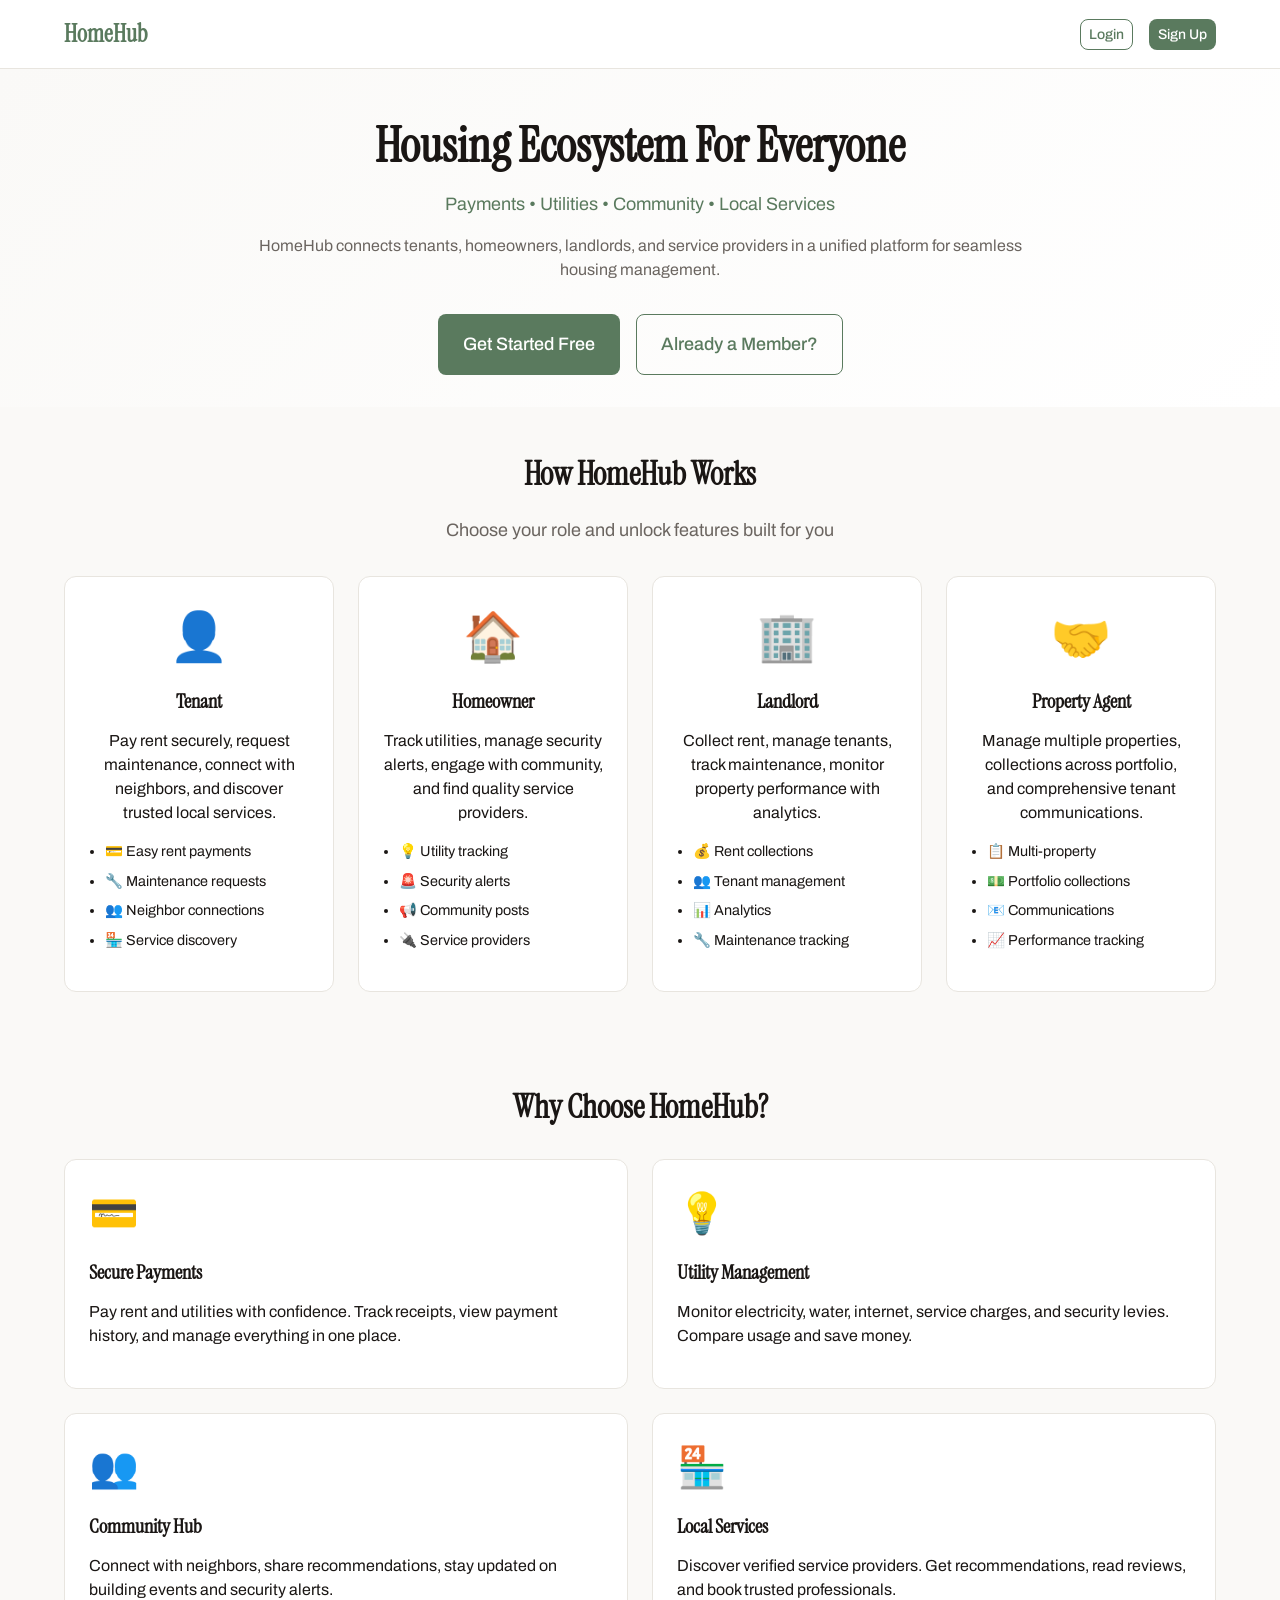
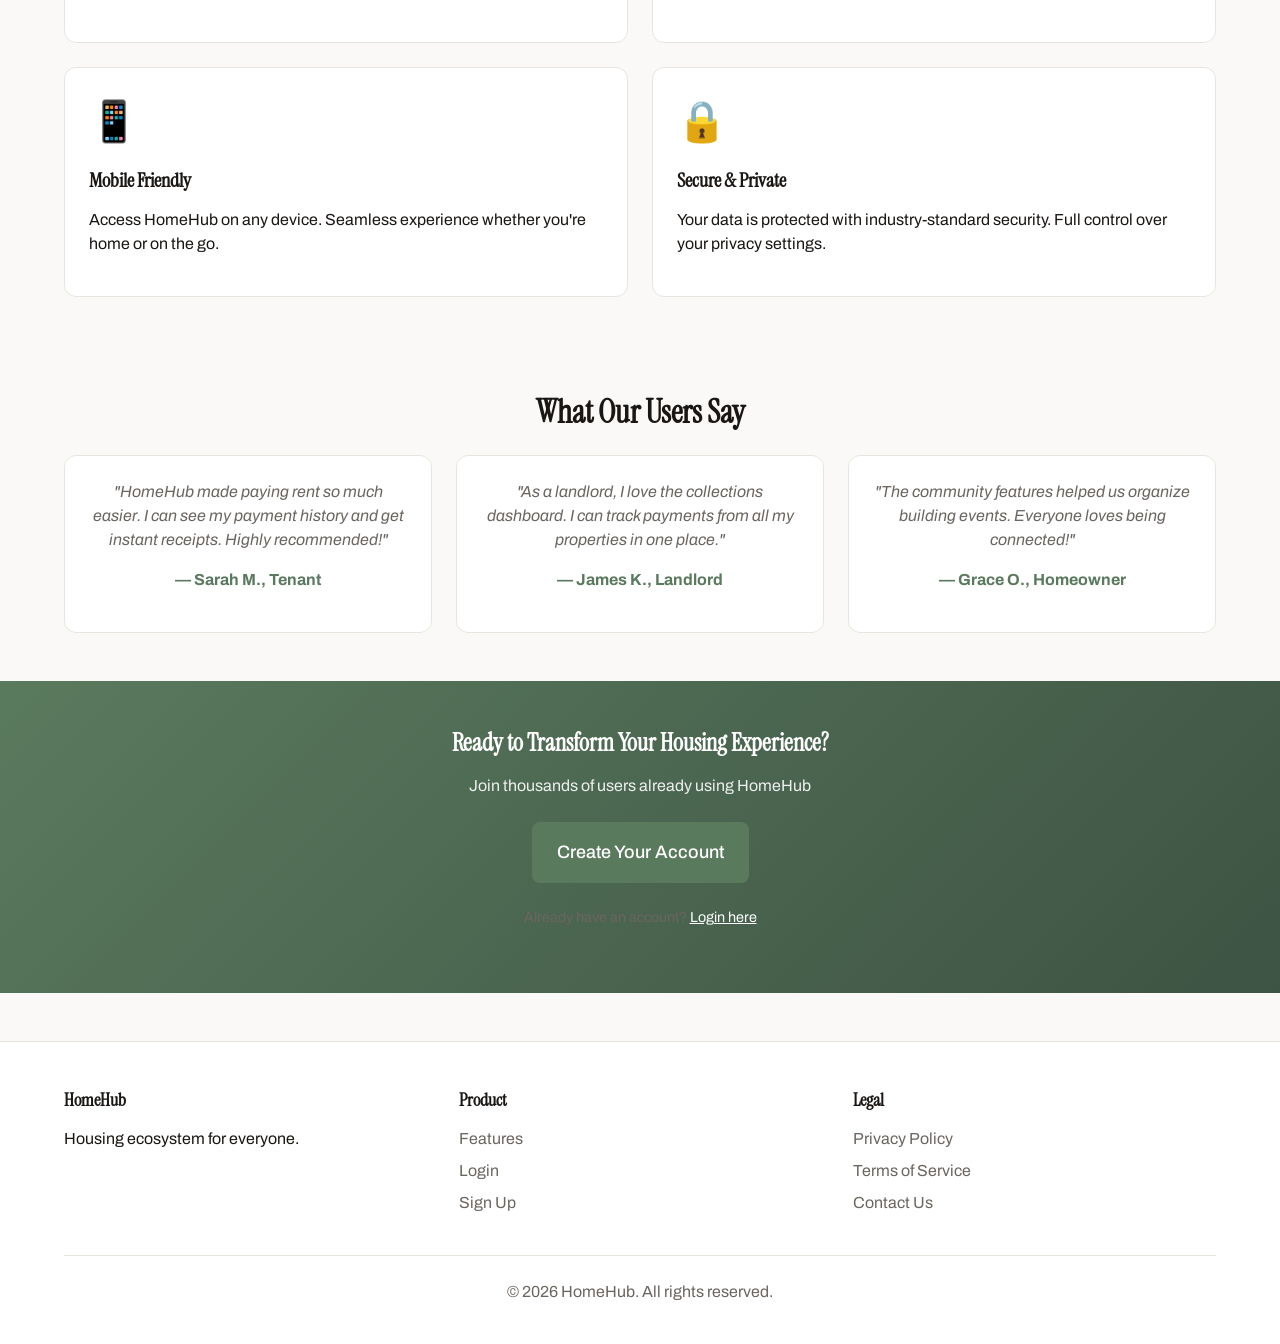
<file: index.html>
<!DOCTYPE html>
<html lang="en">
<head>
    <meta charset="UTF-8">
    <meta name="viewport" content="width=device-width, initial-scale=1.0">
    <meta name="description" content="HomeHub - Housing Ecosystem for Payments, Utilities, Community & Local Services">
    <title>HomeHub - Housing Ecosystem</title>
    <link rel="stylesheet" href="styles.css">
    <link rel="preconnect" href="https://fonts.googleapis.com">
    <link rel="preconnect" href="https://fonts.gstatic.com" crossorigin>
    <link href="https://fonts.googleapis.com/css2?family=Archivo:wght@300;400;500;700&family=Instrument+Serif&display=swap" rel="stylesheet">
</head>
<body>
    <div id="root">
        <!-- Top Navigation -->
        <nav class="top-nav">
            <div class="container" style="display: flex; justify-content: space-between; align-items: center;">
                <div class="logo-brand">HomeHub</div>
                <div class="nav-actions flex gap-md">
                    <a href="login.html" class="btn btn-secondary btn-small">Login</a>
                    <a href="signup.html" class="btn btn-primary btn-small">Sign Up</a>
                </div>
            </div>
        </nav>

        <!-- Hero Section -->
        <section class="hero-section">
            <div class="container">
                <div class="hero-content text-center">
                    <h1 class="hero-title">Housing Ecosystem For Everyone</h1>
                    <p class="hero-subtitle">
                        Payments • Utilities • Community • Local Services
                    </p>
                    <p class="hero-description">
                        HomeHub connects tenants, homeowners, landlords, and service providers
                        in a unified platform for seamless housing management.
                    </p>
                    
                    <div class="cta-buttons">
                        <a href="signup.html" class="btn btn-primary btn-large">Get Started Free</a>
                        <a href="login.html" class="btn btn-secondary btn-large">Already a Member?</a>
                    </div>
                </div>
            </div>
        </section>

        <!-- How It Works -->
        <section class="how-it-works">
            <div class="container">
                <h2 class="section-title text-center">How HomeHub Works</h2>
                <p class="section-subtitle text-center">Choose your role and unlock features built for you</p>
                
                <div class="grid grid-4">
                    <!-- Tenant -->
                    <div class="feature-card">
                        <div class="feature-icon">👤</div>
                        <h3>Tenant</h3>
                        <p>Pay rent securely, request maintenance, connect with neighbors, and discover trusted local services.</p>
                        <ul style="text-align: left; font-size: 0.9em;">
                            <li>💳 Easy rent payments</li>
                            <li>🔧 Maintenance requests</li>
                            <li>👥 Neighbor connections</li>
                            <li>🏪 Service discovery</li>
                        </ul>
                    </div>

                    <!-- Homeowner -->
                    <div class="feature-card">
                        <div class="feature-icon">🏠</div>
                        <h3>Homeowner</h3>
                        <p>Track utilities, manage security alerts, engage with community, and find quality service providers.</p>
                        <ul style="text-align: left; font-size: 0.9em;">
                            <li>💡 Utility tracking</li>
                            <li>🚨 Security alerts</li>
                            <li>📢 Community posts</li>
                            <li>🔌 Service providers</li>
                        </ul>
                    </div>

                    <!-- Landlord -->
                    <div class="feature-card">
                        <div class="feature-icon">🏢</div>
                        <h3>Landlord</h3>
                        <p>Collect rent, manage tenants, track maintenance, monitor property performance with analytics.</p>
                        <ul style="text-align: left; font-size: 0.9em;">
                            <li>💰 Rent collections</li>
                            <li>👥 Tenant management</li>
                            <li>📊 Analytics</li>
                            <li>🔧 Maintenance tracking</li>
                        </ul>
                    </div>

                    <!-- Agent -->
                    <div class="feature-card">
                        <div class="feature-icon">🤝</div>
                        <h3>Property Agent</h3>
                        <p>Manage multiple properties, collections across portfolio, and comprehensive tenant communications.</p>
                        <ul style="text-align: left; font-size: 0.9em;">
                            <li>📋 Multi-property</li>
                            <li>💵 Portfolio collections</li>
                            <li>📧 Communications</li>
                            <li>📈 Performance tracking</li>
                        </ul>
                    </div>
                </div>
            </div>
        </section>

        <!-- Features -->
        <section class="features-section">
            <div class="container">
                <h2 class="section-title text-center">Why Choose HomeHub?</h2>
                
                <div class="grid grid-2 gap-lg" style="margin-top: var(--spacing-xl);">
                    <!-- Feature 1 -->
                    <div class="feature-highlight">
                        <div class="feature-number">💳</div>
                        <h3>Secure Payments</h3>
                        <p>Pay rent and utilities with confidence. Track receipts, view payment history, and manage everything in one place.</p>
                    </div>

                    <!-- Feature 2 -->
                    <div class="feature-highlight">
                        <div class="feature-number">💡</div>
                        <h3>Utility Management</h3>
                        <p>Monitor electricity, water, internet, service charges, and security levies. Compare usage and save money.</p>
                    </div>

                    <!-- Feature 3 -->
                    <div class="feature-highlight">
                        <div class="feature-number">👥</div>
                        <h3>Community Hub</h3>
                        <p>Connect with neighbors, share recommendations, stay updated on building events and security alerts.</p>
                    </div>

                    <!-- Feature 4 -->
                    <div class="feature-highlight">
                        <div class="feature-number">🏪</div>
                        <h3>Local Services</h3>
                        <p>Discover verified service providers. Get recommendations, read reviews, and book trusted professionals.</p>
                    </div>

                    <!-- Feature 5 -->
                    <div class="feature-highlight">
                        <div class="feature-number">📱</div>
                        <h3>Mobile Friendly</h3>
                        <p>Access HomeHub on any device. Seamless experience whether you're home or on the go.</p>
                    </div>

                    <!-- Feature 6 -->
                    <div class="feature-highlight">
                        <div class="feature-number">🔒</div>
                        <h3>Secure & Private</h3>
                        <p>Your data is protected with industry-standard security. Full control over your privacy settings.</p>
                    </div>
                </div>
            </div>
        </section>

        <!-- Testimonials -->
        <section class="testimonials-section">
            <div class="container">
                <h2 class="section-title text-center">What Our Users Say</h2>
                
                <div class="grid grid-3 gap-lg">
                    <div class="testimonial-card">
                        <p class="testimonial-text">"HomeHub made paying rent so much easier. I can see my payment history and get instant receipts. Highly recommended!"</p>
                        <p class="testimonial-author">— Sarah M., Tenant</p>
                    </div>

                    <div class="testimonial-card">
                        <p class="testimonial-text">"As a landlord, I love the collections dashboard. I can track payments from all my properties in one place."</p>
                        <p class="testimonial-author">— James K., Landlord</p>
                    </div>

                    <div class="testimonial-card">
                        <p class="testimonial-text">"The community features helped us organize building events. Everyone loves being connected!"</p>
                        <p class="testimonial-author">— Grace O., Homeowner</p>
                    </div>
                </div>
            </div>
        </section>

        <!-- CTA Section -->
        <section class="cta-final-section">
            <div class="container text-center">
                <h2>Ready to Transform Your Housing Experience?</h2>
                <p>Join thousands of users already using HomeHub</p>
                <div class="cta-buttons" style="margin-top: var(--spacing-lg);">
                    <a href="signup.html" class="btn btn-primary btn-large">Create Your Account</a>
                </div>
                <p class="footer-note" style="margin-top: var(--spacing-lg); font-size: 0.9em; color: var(--color-text-secondary);">
                    Already have an account? <a href="login.html">Login here</a>
                </p>
            </div>
        </section>

        <!-- Footer -->
        <footer class="footer">
            <div class="container">
                <div class="footer-grid">
                    <div class="footer-section">
                        <h4>HomeHub</h4>
                        <p>Housing ecosystem for everyone.</p>
                    </div>
                    <div class="footer-section">
                        <h4>Product</h4>
                        <ul>
                            <li><a href="#features">Features</a></li>
                            <li><a href="login.html">Login</a></li>
                            <li><a href="signup.html">Sign Up</a></li>
                        </ul>
                    </div>
                    <div class="footer-section">
                        <h4>Legal</h4>
                        <ul>
                            <li><a href="#">Privacy Policy</a></li>
                            <li><a href="#">Terms of Service</a></li>
                            <li><a href="#">Contact Us</a></li>
                        </ul>
                    </div>
                </div>
                <div class="footer-bottom">
                    <p>&copy; 2026 HomeHub. All rights reserved.</p>
                </div>
            </div>
        </footer>
    </div>

    <script src="config.js"></script>
    <script>
        // Redirect if already authenticated
        document.addEventListener('DOMContentLoaded', function() {
            const token = localStorage.getItem(API_CONFIG.STORAGE_KEYS.AUTH_TOKEN);
            if (token) {
                const role = localStorage.getItem(API_CONFIG.STORAGE_KEYS.USER_ROLE);
                if (role) {
                    window.location.href = `dashboard-${role}.html`;
                }
            }
        });
    </script>
</body>
</html>
</file>
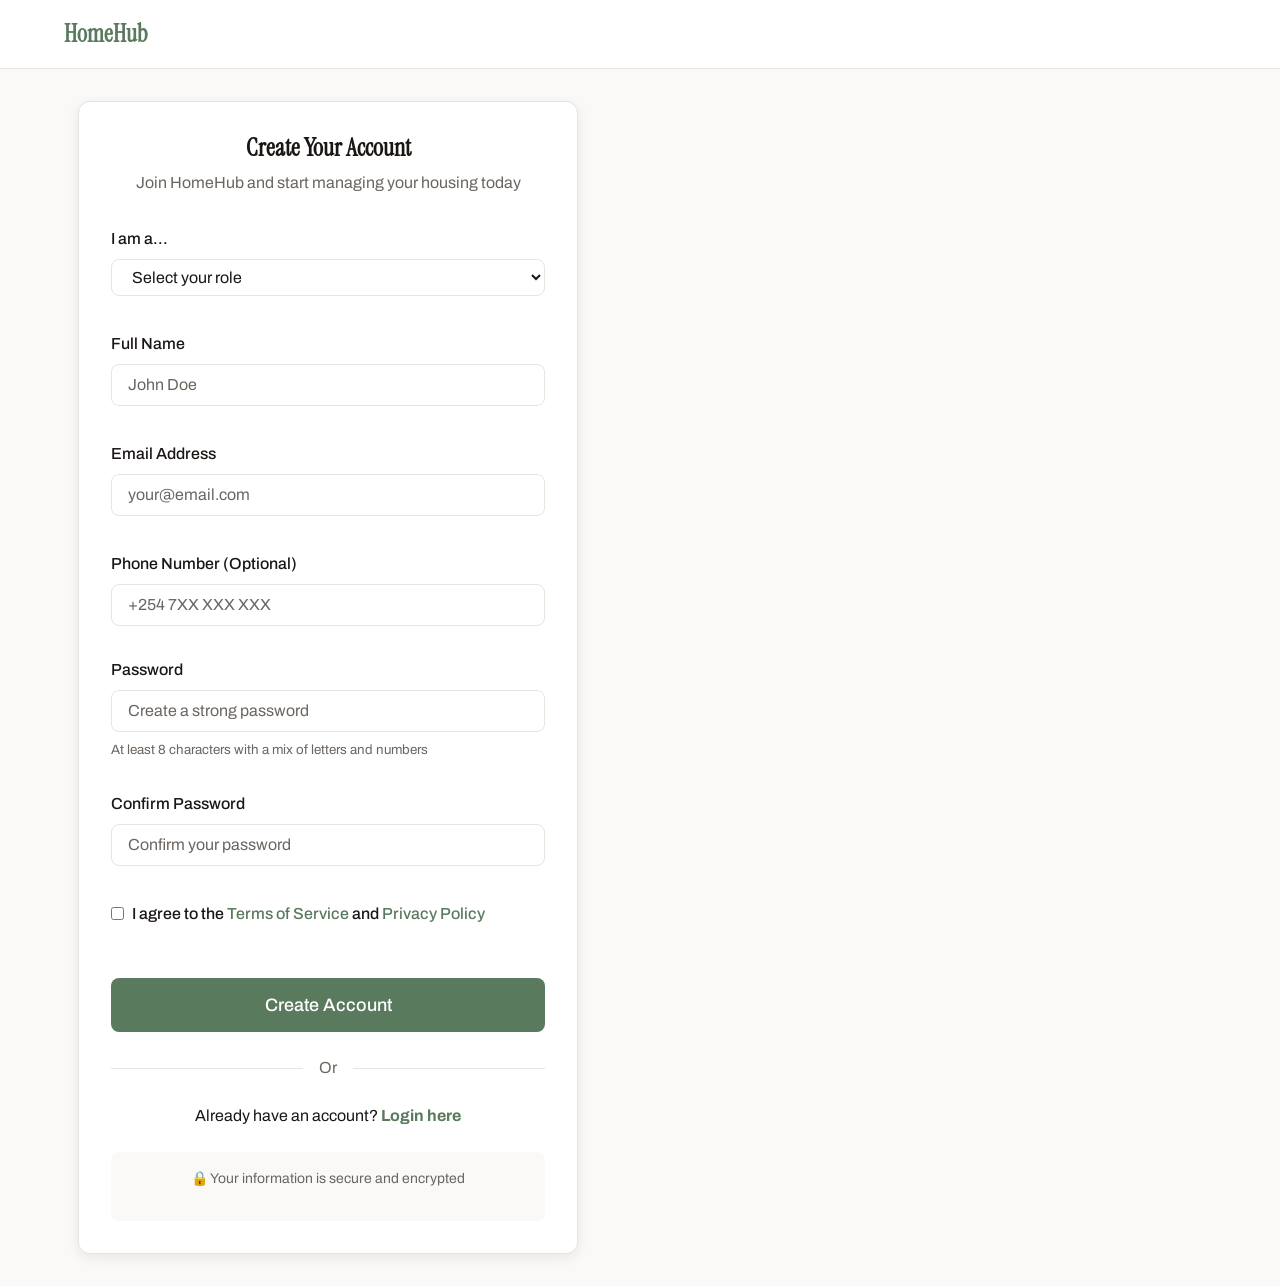
<file: signup.html>
<!DOCTYPE html>
<html lang="en">
<head>
    <meta charset="UTF-8">
    <meta name="viewport" content="width=device-width, initial-scale=1.0">
    <meta name="description" content="Sign up for HomeHub - Housing Ecosystem">
    <title>Sign Up - HomeHub</title>
    <link rel="stylesheet" href="styles.css">
    <link rel="preconnect" href="https://fonts.googleapis.com">
    <link rel="preconnect" href="https://fonts.gstatic.com" crossorigin>
    <link href="https://fonts.googleapis.com/css2?family=Archivo:wght@300;400;500;700&family=Instrument+Serif&display=swap" rel="stylesheet">
</head>
<body>
    <div id="root" class="auth-page">
        <!-- Navigation -->
        <nav class="top-nav">
            <div class="container" style="display: flex; justify-content: space-between; align-items: center;">
                <a href="index.html" class="logo-brand">HomeHub</a>
                <div></div>
            </div>
        </nav>

        <!-- Main Content -->
        <div class="auth-container">
            <div class="auth-card">
                <div class="auth-header">
                    <h1>Create Your Account</h1>
                    <p>Join HomeHub and start managing your housing today</p>
                </div>

                <!-- Signup Form -->
                <form id="signup-form" class="auth-form">
                    <!-- Role Selection -->
                    <div class="form-group">
                        <label for="role">I am a...</label>
                        <select id="role" name="role" required>
                            <option value="">Select your role</option>
                            <option value="tenant">Tenant - Rent a property</option>
                            <option value="homeowner">Homeowner - Own a property</option>
                            <option value="landlord">Landlord - Manage rental properties</option>
                            <option value="agent">Property Agent - Manage multiple properties</option>
                        </select>
                        <span id="role-error" class="form-error"></span>
                    </div>

                    <!-- Role Description -->
                    <div id="role-description" class="alert alert-info" style="margin-bottom: var(--spacing-md); display: none;">
                        <span id="role-desc-text"></span>
                    </div>

                    <!-- Full Name Field -->
                    <div class="form-group">
                        <label for="name">Full Name</label>
                        <input 
                            type="text" 
                            id="name" 
                            name="name" 
                            placeholder="John Doe" 
                            required 
                            autocomplete="name"
                        >
                        <span id="name-error" class="form-error"></span>
                    </div>

                    <!-- Email Field -->
                    <div class="form-group">
                        <label for="email">Email Address</label>
                        <input 
                            type="email" 
                            id="email" 
                            name="email" 
                            placeholder="your@email.com" 
                            required 
                            autocomplete="email"
                        >
                        <span id="email-error" class="form-error"></span>
                    </div>

                    <!-- Phone Field -->
                    <div class="form-group">
                        <label for="phone">Phone Number (Optional)</label>
                        <input 
                            type="tel" 
                            id="phone" 
                            name="phone" 
                            placeholder="+254 7XX XXX XXX" 
                            autocomplete="tel"
                        >
                    </div>

                    <!-- Password Field -->
                    <div class="form-group">
                        <label for="password">Password</label>
                        <input 
                            type="password" 
                            id="password" 
                            name="password" 
                            placeholder="Create a strong password" 
                            required 
                            autocomplete="new-password"
                        >
                        <span id="password-error" class="form-error"></span>
                        <small style="color: var(--color-text-secondary); margin-top: var(--spacing-xs); display: block;">
                            At least 8 characters with a mix of letters and numbers
                        </small>
                    </div>

                    <!-- Confirm Password -->
                    <div class="form-group">
                        <label for="password-confirm">Confirm Password</label>
                        <input 
                            type="password" 
                            id="password-confirm" 
                            name="password-confirm" 
                            placeholder="Confirm your password" 
                            required 
                            autocomplete="new-password"
                        >
                        <span id="password-confirm-error" class="form-error"></span>
                    </div>

                    <!-- Terms & Conditions -->
                    <div class="form-group" style="flex-direction: row; align-items: flex-start;">
                        <input 
                            type="checkbox" 
                            id="terms" 
                            name="terms" 
                            required 
                            style="width: auto; margin-right: var(--spacing-sm); margin-top: 5px;"
                        >
                        <label for="terms" style="margin-bottom: 0;">
                            I agree to the <a href="#" class="text-accent">Terms of Service</a> and 
                            <a href="#" class="text-accent">Privacy Policy</a>
                        </label>
                    </div>
                    <span id="terms-error" class="form-error"></span>

                    <!-- Form Error Alert -->
                    <div id="form-error-alert" class="alert alert-error hidden" style="margin-bottom: var(--spacing-md);">
                        <span id="form-error-message"></span>
                    </div>

                    <!-- Submit Button -->
                    <button type="submit" class="btn btn-primary btn-full btn-large" id="submit-btn">
                        <span id="submit-text">Create Account</span>
                        <span id="submit-spinner" class="spinner" style="display: none; margin-left: var(--spacing-sm);"></span>
                    </button>
                </form>

                <!-- Divider -->
                <div class="auth-divider">
                    <span>Or</span>
                </div>

                <!-- Login Link -->
                <div class="auth-footer">
                    <p>Already have an account? 
                        <a href="login.html" class="text-accent text-bold">Login here</a>
                    </p>
                </div>

                <!-- Security Note -->
                <div class="auth-security-note">
                    <p>🔒 Your information is secure and encrypted</p>
                </div>
            </div>
        </div>
    </div>

    <!-- Scripts -->
    <script src="config.js"></script>
    <script src="auth.js"></script>
    <script>
        document.addEventListener('DOMContentLoaded', function() {
            // Redirect if already authenticated
            const token = localStorage.getItem(API_CONFIG.STORAGE_KEYS.AUTH_TOKEN);
            if (token) {
                const role = localStorage.getItem(API_CONFIG.STORAGE_KEYS.USER_ROLE);
                if (role) {
                    window.location.href = `dashboard-${role}.html`;
                    return;
                }
            }

            // Role descriptions
            const roleDescriptions = {
                tenant: '👤 Tenants can pay rent, request maintenance, connect with neighbors, and discover local services.',
                homeowner: '🏠 Homeowners can track utilities, manage security alerts, engage with community, and find service providers.',
                landlord: '🏢 Landlords can collect rent, manage tenants, track maintenance, and view property analytics.',
                agent: '🤝 Property agents can manage multiple properties, track collections, and monitor tenant communications.'
            };

            const roleSelect = document.getElementById('role');
            const roleDescription = document.getElementById('role-description');
            const roleDescText = document.getElementById('role-desc-text');

            // Update role description on change
            roleSelect.addEventListener('change', function() {
                if (this.value && roleDescriptions[this.value]) {
                    roleDescText.textContent = roleDescriptions[this.value];
                    roleDescription.style.display = 'block';
                } else {
                    roleDescription.style.display = 'none';
                }
            });

            // Handle signup form
            const signupForm = document.getElementById('signup-form');
            const submitBtn = document.getElementById('submit-btn');
            const formErrorAlert = document.getElementById('form-error-alert');
            const formErrorMessage = document.getElementById('form-error-message');

            signupForm.addEventListener('submit', async function(event) {
                event.preventDefault();

                // Clear previous errors
                formErrorAlert.classList.add('hidden');
                document.querySelectorAll('.form-error').forEach(el => el.textContent = '');

                // Get form values
                const role = document.getElementById('role').value.trim();
                const name = document.getElementById('name').value.trim();
                const email = document.getElementById('email').value.trim();
                const phone = document.getElementById('phone').value.trim();
                const password = document.getElementById('password').value;
                const passwordConfirm = document.getElementById('password-confirm').value;
                const termsAccepted = document.getElementById('terms').checked;

                // Validation
                let hasErrors = false;

                if (!role) {
                    document.getElementById('role-error').textContent = 'Please select your role';
                    hasErrors = true;
                }

                if (!name || name.length < 2) {
                    document.getElementById('name-error').textContent = 'Please enter a valid name';
                    hasErrors = true;
                }

                if (!email || !email.includes('@')) {
                    document.getElementById('email-error').textContent = 'Please enter a valid email';
                    hasErrors = true;
                }

                if (!password || password.length < 8) {
                    document.getElementById('password-error').textContent = 'Password must be at least 8 characters';
                    hasErrors = true;
                }

                if (password !== passwordConfirm) {
                    document.getElementById('password-confirm-error').textContent = 'Passwords do not match';
                    hasErrors = true;
                }

                if (!termsAccepted) {
                    document.getElementById('terms-error').textContent = 'You must agree to the terms';
                    hasErrors = true;
                }

                if (hasErrors) {
                    return;
                }

                // Show loading state
                submitBtn.disabled = true;
                document.getElementById('submit-text').style.display = 'none';
                document.getElementById('submit-spinner').style.display = 'inline-block';

                try {
                    const success = await handleSignup(role, name, email, password, phone);
                    if (success) {
                        // Redirect is handled in handleSignup
                    } else {
                        formErrorMessage.textContent = 'Signup failed. Please try again or contact support.';
                        formErrorAlert.classList.remove('hidden');
                        submitBtn.disabled = false;
                        document.getElementById('submit-text').style.display = 'inline';
                        document.getElementById('submit-spinner').style.display = 'none';
                    }
                } catch (error) {
                    console.error('Signup error:', error);
                    formErrorMessage.textContent = 'Connection error. Please check your internet and try again.';
                    formErrorAlert.classList.remove('hidden');
                    submitBtn.disabled = false;
                    document.getElementById('submit-text').style.display = 'inline';
                    document.getElementById('submit-spinner').style.display = 'none';
                }
            });
        });
    </script>
</body>
</html>
</file>
<file: styles.css>
/* ===================================================================== */
/* HOMEHUB MVP - LEAN CSS DESIGN SYSTEM */
/* Version: 1.0 */
/* Size: ~3,500 lines */
/* ===================================================================== */

/* ===================================================================== */
/* PART 1: DESIGN SYSTEM - CSS VARIABLES */
/* ===================================================================== */

:root {
    /* === COLORS === */
    --color-bg: #faf9f7;
    --color-surface: #ffffff;
    --color-border: #e8e5df;
    --color-text-primary: #1a1614;
    --color-text-secondary: #6b6560;
    --color-accent: #5a7a5e;
    --color-accent-light: #e8f0e9;
    --color-accent-dark: #3d5343;
    --color-warning: #c97f3a;
    --color-error: #c94a3a;
    --color-success: #5a7a5e;
    --color-info: #4a7a9a;
    
    /* === TYPOGRAPHY === */
    --font-body: 'Archivo', -apple-system, BlinkMacSystemFont, 'Segoe UI', sans-serif;
    --font-display: 'Instrument Serif', Georgia, serif;
    --font-mono: 'Courier New', monospace;
    
    --font-size-xs: 12px;
    --font-size-sm: 14px;
    --font-size-base: 16px;
    --font-size-lg: 18px;
    --font-size-xl: 20px;
    --font-size-2xl: 24px;
    --font-size-3xl: 32px;
    --font-size-4xl: 48px;
    
    --font-weight-light: 300;
    --font-weight-normal: 400;
    --font-weight-medium: 500;
    --font-weight-bold: 700;
    
    --line-height-tight: 1.2;
    --line-height-normal: 1.5;
    --line-height-relaxed: 1.75;
    
    /* === SPACING === */
    --spacing-xs: 4px;
    --spacing-sm: 8px;
    --spacing-md: 16px;
    --spacing-lg: 24px;
    --spacing-xl: 32px;
    --spacing-2xl: 48px;
    
    /* === SIZING === */
    --size-sidebar: 250px;
    --size-topnav: 60px;
    --size-max-content: 1200px;
    
    /* === SHADOWS === */
    --shadow-sm: 0 1px 3px rgba(26, 22, 20, 0.04);
    --shadow-md: 0 4px 12px rgba(26, 22, 20, 0.08);
    --shadow-lg: 0 12px 32px rgba(26, 22, 20, 0.12);
    --shadow-xl: 0 20px 48px rgba(26, 22, 20, 0.16);
    
    /* === TRANSITIONS === */
    --transition-fast: 150ms ease-in-out;
    --transition-normal: 250ms ease-in-out;
    --transition-slow: 350ms ease-in-out;
    
    /* === BORDERS === */
    --border-radius-sm: 4px;
    --border-radius-md: 8px;
    --border-radius-lg: 12px;
    --border-radius-xl: 16px;
    --border-width: 1px;
}

/* ===================================================================== */
/* PART 2: RESET & BASE STYLES */
/* ===================================================================== */

* {
    margin: 0;
    padding: 0;
    box-sizing: border-box;
}

html {
    font-size: 16px;
    scroll-behavior: smooth;
}

body {
    font-family: var(--font-body);
    background-color: var(--color-bg);
    color: var(--color-text-primary);
    line-height: var(--line-height-normal);
}

img {
    max-width: 100%;
    height: auto;
    display: block;
}

button {
    cursor: pointer;
    border: none;
    background: none;
    font-family: inherit;
}

input, textarea, select {
    font: inherit;
    font-family: var(--font-body);
}

a {
    color: var(--color-accent);
    text-decoration: none;
    transition: color var(--transition-fast);
}

a:hover {
    color: var(--color-accent-dark);
}

h1, h2, h3, h4, h5, h6 {
    font-family: var(--font-display);
    font-weight: var(--font-weight-bold);
    line-height: var(--line-height-tight);
    margin-bottom: var(--spacing-md);
}

h1 { font-size: var(--font-size-3xl); }
h2 { font-size: var(--font-size-2xl); }
h3 { font-size: var(--font-size-xl); }
h4 { font-size: var(--font-size-lg); }
h5, h6 { font-size: var(--font-size-base); }

p { margin-bottom: var(--spacing-md); }
ul, ol { margin-left: var(--spacing-md); margin-bottom: var(--spacing-md); }
li { margin-bottom: var(--spacing-sm); }

section {
    padding: var(--spacing-2xl) 0;
}

.container {
    max-width: var(--size-max-content);
    margin: 0 auto;
    padding: 0 var(--spacing-lg);
}

/* ===================================================================== */
/* PART 3: LAYOUT & GRIDS */
/* ===================================================================== */

.app-layout {
    display: grid;
    grid-template-columns: var(--size-sidebar) 1fr;
    grid-template-rows: var(--size-topnav) 1fr;
    min-height: 100vh;
}

.sidebar {
    grid-column: 1;
    grid-row: 1 / -1;
    background: var(--color-surface);
    border-right: var(--border-width) solid var(--color-border);
    overflow-y: auto;
    padding: var(--spacing-md) 0;
    position: sticky;
    top: 0;
    height: 100vh;
}

.top-nav-bar {
    grid-column: 2;
    grid-row: 1;
    background: var(--color-surface);
    border-bottom: var(--border-width) solid var(--color-border);
    padding: var(--spacing-md) var(--spacing-lg);
    display: flex;
    align-items: center;
    justify-content: space-between;
    position: sticky;
    top: 0;
    z-index: 100;
}

.page-content, .dashboard-content {
    grid-column: 2;
    grid-row: 2;
    overflow-y: auto;
    padding: var(--spacing-lg);
}

.top-nav {
    background: var(--color-surface);
    border-bottom: var(--border-width) solid var(--color-border);
    padding: var(--spacing-md) 0;
    position: sticky;
    top: 0;
    z-index: 100;
}

.logo-brand {
    font-family: var(--font-display);
    font-size: var(--font-size-2xl);
    font-weight: var(--font-weight-bold);
    color: var(--color-accent);
    text-decoration: none;
    transition: color var(--transition-fast);
}

.logo-brand:hover {
    color: var(--color-accent-dark);
}

/* Grid system */
.grid {
    display: grid;
    gap: var(--spacing-lg);
}

.grid-2 { grid-template-columns: repeat(2, 1fr); }
.grid-3 { grid-template-columns: repeat(3, 1fr); }
.grid-4 { grid-template-columns: repeat(4, 1fr); }

/* Flexbox utilities */
.flex { display: flex; }
.flex-center { display: flex; align-items: center; justify-content: center; }
.flex-between { display: flex; align-items: center; justify-content: space-between; }
.flex-col { display: flex; flex-direction: column; }
.gap-sm { gap: var(--spacing-sm); }
.gap-md { gap: var(--spacing-md); }
.gap-lg { gap: var(--spacing-lg); }

/* ===================================================================== */
/* PART 4: TYPOGRAPHY UTILITIES */
/* ===================================================================== */

.text-sm { font-size: var(--font-size-sm); }
.text-base { font-size: var(--font-size-base); }
.text-lg { font-size: var(--font-size-lg); }
.text-xl { font-size: var(--font-size-xl); }

.text-bold { font-weight: var(--font-weight-bold); }
.text-medium { font-weight: var(--font-weight-medium); }
.text-light { font-weight: var(--font-weight-light); }

.text-primary { color: var(--color-text-primary); }
.text-secondary { color: var(--color-text-secondary); }
.text-accent { color: var(--color-accent); }
.text-error { color: var(--color-error); }
.text-success { color: var(--color-success); }

.text-center { text-align: center; }
.text-right { text-align: right; }
.text-left { text-align: left; }
.text-uppercase { text-transform: uppercase; }
.text-truncate { overflow: hidden; text-overflow: ellipsis; white-space: nowrap; }

/* ===================================================================== */
/* PART 5: SPACING UTILITIES */
/* ===================================================================== */

.m-0 { margin: 0; }
.m-xs { margin: var(--spacing-xs); }
.m-sm { margin: var(--spacing-sm); }
.m-md { margin: var(--spacing-md); }
.m-lg { margin: var(--spacing-lg); }

.p-0 { padding: 0; }
.p-xs { padding: var(--spacing-xs); }
.p-sm { padding: var(--spacing-sm); }
.p-md { padding: var(--spacing-md); }
.p-lg { padding: var(--spacing-lg); }

.mt-xs { margin-top: var(--spacing-xs); }
.mt-sm { margin-top: var(--spacing-sm); }
.mt-md { margin-top: var(--spacing-md); }
.mt-lg { margin-top: var(--spacing-lg); }

.mb-xs { margin-bottom: var(--spacing-xs); }
.mb-sm { margin-bottom: var(--spacing-sm); }
.mb-md { margin-bottom: var(--spacing-md); }
.mb-lg { margin-bottom: var(--spacing-lg); }

.pt-md { padding-top: var(--spacing-md); }
.pb-md { padding-bottom: var(--spacing-md); }

/* ===================================================================== */
/* PART 6: BUTTONS */
/* ===================================================================== */

.btn {
    display: inline-flex;
    align-items: center;
    justify-content: center;
    padding: var(--spacing-sm) var(--spacing-md);
    border-radius: var(--border-radius-md);
    font-size: var(--font-size-base);
    font-weight: var(--font-weight-medium);
    transition: all var(--transition-fast);
    border: var(--border-width) solid transparent;
    cursor: pointer;
    white-space: nowrap;
    text-decoration: none;
}

.btn:active {
    transform: scale(0.98);
}

.btn-primary {
    background-color: var(--color-accent);
    color: white;
}

.btn-primary:hover {
    background-color: var(--color-accent-dark);
    box-shadow: var(--shadow-md);
}

.btn-primary:disabled, .btn-primary.disabled {
    background-color: #ccc;
    cursor: not-allowed;
    opacity: 0.6;
}

.btn-secondary {
    background-color: transparent;
    color: var(--color-accent);
    border: var(--border-width) solid var(--color-accent);
}

.btn-secondary:hover {
    background-color: var(--color-accent-light);
    border-color: var(--color-accent-dark);
}

.btn-success {
    background-color: var(--color-success);
    color: white;
}

.btn-success:hover {
    background-color: #4a6a5e;
    box-shadow: var(--shadow-md);
}

.btn-error {
    background-color: var(--color-error);
    color: white;
}

.btn-error:hover {
    background-color: #b83a2a;
    box-shadow: var(--shadow-md);
}

.btn-small { padding: var(--spacing-xs) var(--spacing-sm); font-size: var(--font-size-sm); }
.btn-large { padding: var(--spacing-md) var(--spacing-lg); font-size: var(--font-size-lg); }
.btn-full { width: 100%; }
.btn-disabled { opacity: 0.5; cursor: not-allowed; }

/* ===================================================================== */
/* PART 7: FORMS */
/* ===================================================================== */

.form-group {
    display: flex;
    flex-direction: column;
    margin-bottom: var(--spacing-md);
}

label {
    font-weight: var(--font-weight-medium);
    margin-bottom: var(--spacing-sm);
    color: var(--color-text-primary);
}

input, textarea, select {
    padding: var(--spacing-sm) var(--spacing-md);
    border: var(--border-width) solid var(--color-border);
    border-radius: var(--border-radius-md);
    background-color: var(--color-surface);
    color: var(--color-text-primary);
    transition: all var(--transition-fast);
}

input:focus, textarea:focus, select:focus {
    outline: none;
    border-color: var(--color-accent);
    box-shadow: 0 0 0 3px var(--color-accent-light);
}

input::placeholder {
    color: var(--color-text-secondary);
}

textarea {
    resize: vertical;
    min-height: 120px;
    font-family: var(--font-body);
}

.form-row {
    display: grid;
    grid-template-columns: 1fr 1fr;
    gap: var(--spacing-md);
}

.form-error {
    color: var(--color-error);
    font-size: var(--font-size-sm);
    margin-top: var(--spacing-xs);
    display: block;
}

.form-success {
    color: var(--color-success);
    font-size: var(--font-size-sm);
    margin-top: var(--spacing-xs);
    display: block;
}

/* ===================================================================== */
/* PART 8: CARDS & SURFACES */
/* ===================================================================== */

.card {
    background: var(--color-surface);
    border: var(--border-width) solid var(--color-border);
    border-radius: var(--border-radius-lg);
    padding: var(--spacing-lg);
    transition: all var(--transition-normal);
}

.card:hover {
    box-shadow: var(--shadow-md);
    border-color: var(--color-accent-light);
}

.card-header {
    margin-bottom: var(--spacing-md);
    padding-bottom: var(--spacing-md);
    border-bottom: var(--border-width) solid var(--color-border);
}

.card-body {
    margin-bottom: var(--spacing-md);
}

.card-footer {
    padding-top: var(--spacing-md);
    border-top: var(--border-width) solid var(--color-border);
}

.surface {
    background: var(--color-surface);
    border-radius: var(--border-radius-lg);
    padding: var(--spacing-lg);
    box-shadow: var(--shadow-sm);
}

/* Alert */
.alert {
    padding: var(--spacing-md);
    border-radius: var(--border-radius-md);
    border-left: 4px solid;
    margin-bottom: var(--spacing-md);
}

.alert-info {
    background: #f0f7ff;
    border-left-color: var(--color-info);
    color: var(--color-info);
}

.alert-success {
    background: #f0faf5;
    border-left-color: var(--color-success);
    color: var(--color-success);
}

.alert-warning {
    background: #fff9f0;
    border-left-color: var(--color-warning);
    color: var(--color-warning);
}

.alert-error {
    background: #fff5f5;
    border-left-color: var(--color-error);
    color: var(--color-error);
}

/* ===================================================================== */
/* PART 9: TABLES */
/* ===================================================================== */

table {
    width: 100%;
    border-collapse: collapse;
    margin-bottom: var(--spacing-lg);
    background: var(--color-surface);
}

th, td {
    padding: var(--spacing-md);
    text-align: left;
    border-bottom: var(--border-width) solid var(--color-border);
}

th {
    background: var(--color-bg);
    font-weight: var(--font-weight-bold);
    color: var(--color-text-primary);
}

tr:hover {
    background: var(--color-bg);
}

/* ===================================================================== */
/* PART 10: BADGES & TAGS */
/* ===================================================================== */

.badge {
    display: inline-block;
    padding: var(--spacing-xs) var(--spacing-sm);
    border-radius: 999px;
    font-size: var(--font-size-sm);
    font-weight: var(--font-weight-bold);
}

.badge-primary {
    background: var(--color-accent-light);
    color: var(--color-accent);
}

.badge-success {
    background: #f0faf5;
    color: var(--color-success);
}

.badge-warning {
    background: #fff9f0;
    color: var(--color-warning);
}

.badge-error {
    background: #fff5f5;
    color: var(--color-error);
}

.badge-muted {
    background: #f5f5f5;
    color: var(--color-text-secondary);
}

/* ===================================================================== */
/* PART 11: NAVIGATION */
/* ===================================================================== */

.sidebar-nav {
    display: flex;
    flex-direction: column;
}

.nav-item, .nav-link {
    display: flex;
    align-items: center;
    gap: var(--spacing-md);
    padding: var(--spacing-md) var(--spacing-lg);
    color: var(--color-text-secondary);
    transition: all var(--transition-fast);
    border-left: 3px solid transparent;
    cursor: pointer;
    text-decoration: none;
}

.nav-item:hover, .nav-link:hover {
    background: var(--color-bg);
    color: var(--color-text-primary);
}

.nav-item.active, .nav-link.active {
    color: var(--color-accent);
    border-left-color: var(--color-accent);
    background: var(--color-accent-light);
}

.nav-icon { font-size: 1.25rem; width: 1.5rem; text-align: center; }

/* ===================================================================== */
/* PART 12: MODALS & OVERLAYS */
/* ===================================================================== */

.modal-overlay {
    position: fixed;
    top: 0;
    left: 0;
    right: 0;
    bottom: 0;
    background: rgba(0, 0, 0, 0.5);
    display: flex;
    align-items: center;
    justify-content: center;
    z-index: 1000;
}

.modal {
    background: var(--color-surface);
    border-radius: var(--border-radius-lg);
    padding: var(--spacing-lg);
    max-width: 600px;
    width: 90%;
    box-shadow: var(--shadow-xl);
    animation: slideInUp var(--transition-normal);
}

.modal-header {
    display: flex;
    justify-content: space-between;
    align-items: center;
    margin-bottom: var(--spacing-lg);
    padding-bottom: var(--spacing-lg);
    border-bottom: var(--border-width) solid var(--color-border);
}

.modal-close {
    background: none;
    border: none;
    font-size: 1.5rem;
    cursor: pointer;
    color: var(--color-text-secondary);
    transition: color var(--transition-fast);
}

.modal-close:hover {
    color: var(--color-text-primary);
}

/* ===================================================================== */
/* PART 13: HERO SECTIONS & LANDING PAGE */
/* ===================================================================== */

.hero-section {
    padding: var(--spacing-2xl) 0 var(--spacing-xl) 0;
    background: linear-gradient(135deg, var(--color-bg) 0%, var(--color-surface) 100%);
}

.hero-content {
    max-width: 800px;
    margin: 0 auto;
}

.hero-title {
    font-size: var(--font-size-4xl);
    margin-bottom: var(--spacing-md);
}

.hero-subtitle {
    font-size: var(--font-size-lg);
    color: var(--color-accent);
    margin-bottom: var(--spacing-md);
}

.hero-description {
    font-size: var(--font-size-base);
    color: var(--color-text-secondary);
    margin-bottom: var(--spacing-xl);
}

.cta-buttons {
    display: flex;
    gap: var(--spacing-md);
    justify-content: center;
    flex-wrap: wrap;
}

.section-title {
    font-size: var(--font-size-3xl);
    margin-bottom: var(--spacing-lg);
}

.section-subtitle {
    font-size: var(--font-size-lg);
    color: var(--color-text-secondary);
    margin-bottom: var(--spacing-xl);
}

.feature-card {
    background: var(--color-surface);
    border: var(--border-width) solid var(--color-border);
    border-radius: var(--border-radius-lg);
    padding: var(--spacing-lg);
    text-align: center;
    transition: all var(--transition-normal);
}

.feature-card:hover {
    box-shadow: var(--shadow-lg);
    transform: translateY(-4px);
    border-color: var(--color-accent);
}

.feature-icon {
    font-size: 3rem;
    margin-bottom: var(--spacing-md);
}

.feature-highlight {
    background: var(--color-surface);
    border: var(--border-width) solid var(--color-border);
    border-radius: var(--border-radius-lg);
    padding: var(--spacing-lg);
    transition: all var(--transition-normal);
}

.feature-highlight:hover {
    box-shadow: var(--shadow-md);
}

.feature-number {
    font-size: 2.5rem;
    margin-bottom: var(--spacing-md);
}

.testimonial-card {
    background: var(--color-surface);
    border: var(--border-width) solid var(--color-border);
    border-radius: var(--border-radius-lg);
    padding: var(--spacing-lg);
    text-align: center;
}

.testimonial-text {
    font-style: italic;
    color: var(--color-text-secondary);
    margin-bottom: var(--spacing-md);
}

.testimonial-author {
    font-weight: var(--font-weight-bold);
    color: var(--color-accent);
}

.cta-final-section {
    background: linear-gradient(135deg, var(--color-accent) 0%, var(--color-accent-dark) 100%);
    color: white;
    padding: var(--spacing-2xl) 0;
    text-align: center;
}

.cta-final-section h2 {
    color: white;
    margin-bottom: var(--spacing-md);
}

.cta-final-section p {
    color: rgba(255, 255, 255, 0.9);
}

.footer-note {
    color: rgba(255, 255, 255, 0.8);
}

.footer-note a {
    color: white;
    text-decoration: underline;
}

/* Footer */
.footer {
    background: var(--color-surface);
    border-top: var(--border-width) solid var(--color-border);
    padding: var(--spacing-2xl) 0 var(--spacing-lg) 0;
    margin-top: var(--spacing-2xl);
}

.footer-grid {
    display: grid;
    grid-template-columns: repeat(auto-fit, minmax(250px, 1fr));
    gap: var(--spacing-xl);
    margin-bottom: var(--spacing-xl);
}

.footer-section h4 {
    margin-bottom: var(--spacing-md);
}

.footer-section ul {
    list-style: none;
    margin: 0;
}

.footer-section ul li {
    margin-bottom: var(--spacing-sm);
}

.footer-section a {
    color: var(--color-text-secondary);
}

.footer-section a:hover {
    color: var(--color-accent);
}

.footer-bottom {
    text-align: center;
    padding-top: var(--spacing-lg);
    border-top: var(--border-width) solid var(--color-border);
    color: var(--color-text-secondary);
}

/* ===================================================================== */
/* PART 14: AUTHENTICATION PAGES */
/* ===================================================================== */

.auth-page {
    display: flex;
    flex-direction: column;
    min-height: 100vh;
}

.auth-container {
    display: grid;
    grid-template-columns: 1fr 1fr;
    gap: var(--spacing-xl);
    flex: 1;
    align-items: center;
    padding: var(--spacing-xl);
}

.auth-card {
    background: var(--color-surface);
    border: var(--border-width) solid var(--color-border);
    border-radius: var(--border-radius-lg);
    padding: var(--spacing-xl);
    max-width: 500px;
    margin: 0 auto;
    width: 100%;
    box-shadow: var(--shadow-md);
}

.auth-header {
    text-align: center;
    margin-bottom: var(--spacing-xl);
}

.auth-header h1 {
    font-size: var(--font-size-2xl);
    margin-bottom: var(--spacing-sm);
}

.auth-header p {
    color: var(--color-text-secondary);
}

.auth-form {
    display: flex;
    flex-direction: column;
    gap: var(--spacing-md);
}

.auth-divider {
    text-align: center;
    margin: var(--spacing-lg) 0;
    color: var(--color-text-secondary);
    position: relative;
}

.auth-divider span {
    background: var(--color-surface);
    padding: 0 var(--spacing-md);
    position: relative;
    z-index: 1;
}

.auth-divider::before {
    content: '';
    position: absolute;
    left: 0;
    top: 50%;
    width: 100%;
    height: 1px;
    background: var(--color-border);
    z-index: 0;
}

.auth-footer {
    text-align: center;
}

.auth-footer a {
    color: var(--color-accent);
    text-decoration: none;
}

.auth-security-note {
    text-align: center;
    padding: var(--spacing-md);
    background: var(--color-bg);
    border-radius: var(--border-radius-md);
    font-size: var(--font-size-sm);
    color: var(--color-text-secondary);
    margin-top: var(--spacing-lg);
}

.auth-side-panel {
    display: flex;
    flex-direction: column;
    justify-content: center;
    padding: var(--spacing-xl);
}

.auth-side-panel h2 {
    font-size: var(--font-size-2xl);
    margin-bottom: var(--spacing-md);
}

.side-benefits {
    display: flex;
    flex-direction: column;
    gap: var(--spacing-md);
    margin-top: var(--spacing-xl);
}

.benefit-item {
    display: flex;
    align-items: center;
    gap: var(--spacing-md);
    font-size: var(--font-size-lg);
}

/* ===================================================================== */
/* PART 15: RESPONSIVE DESIGN */
/* ===================================================================== */

@media (max-width: 1024px) {
    :root {
        --size-sidebar: 200px;
    }
    
    .grid-4 { grid-template-columns: repeat(2, 1fr); }
    .grid-3 { grid-template-columns: repeat(2, 1fr); }
    
    .auth-container {
        grid-template-columns: 1fr;
    }
    
    .auth-side-panel {
        display: none !important;
    }
}

@media (max-width: 768px) {
    :root {
        --font-size-base: 14px;
        --font-size-lg: 16px;
        --font-size-2xl: 20px;
        --spacing-lg: 16px;
    }
    
    .app-layout {
        grid-template-columns: 1fr;
        grid-template-rows: var(--size-topnav) 1fr;
    }
    
    .sidebar {
        display: none;
        position: fixed;
        top: var(--size-topnav);
        left: 0;
        right: 0;
        bottom: 0;
        z-index: 100;
        background: var(--color-surface);
        border-right: none;
        border-top: var(--border-width) solid var(--color-border);
        height: auto;
        max-height: calc(100vh - var(--size-topnav));
    }
    
    .sidebar.active {
        display: flex;
    }
    
    .page-content, .dashboard-content {
        grid-column: 1;
        padding: var(--spacing-md);
    }
    
    .grid-2, .grid-3, .grid-4 {
        grid-template-columns: 1fr;
    }
    
    .form-row {
        grid-template-columns: 1fr;
    }
    
    .modal {
        width: 95%;
        padding: var(--spacing-md);
    }
    
    .btn-large {
        width: 100%;
    }
    
    .hero-title {
        font-size: var(--font-size-2xl);
    }
    
    .cta-buttons {
        flex-direction: column;
    }
    
    .cta-buttons .btn {
        width: 100%;
    }
    
    .footer-grid {
        grid-template-columns: 1fr;
    }
}

@media (max-width: 640px) {
    :root {
        --font-size-sm: 13px;
    }
    
    .container {
        padding: 0 var(--spacing-md);
    }
    
    .card, .surface, .modal {
        padding: var(--spacing-md);
    }
    
    section {
        padding: var(--spacing-xl) 0;
    }
    
    .top-nav-bar {
        padding: var(--spacing-sm) var(--spacing-md);
    }
}

/* ===================================================================== */
/* PART 16: UTILITIES */
/* ===================================================================== */

.hidden { display: none !important; }
.visible { display: block !important; }

.sr-only {
    position: absolute;
    width: 1px;
    height: 1px;
    padding: 0;
    margin: -1px;
    overflow: hidden;
    clip: rect(0, 0, 0, 0);
    white-space: nowrap;
    border: 0;
}

.w-full { width: 100%; }
.h-full { height: 100%; }
.max-w-sm { max-width: 384px; }
.max-w-md { max-width: 512px; }
.max-w-lg { max-width: 768px; }

.opacity-50 { opacity: 0.5; }
.opacity-75 { opacity: 0.75; }

.overflow-hidden { overflow: hidden; }
.overflow-auto { overflow: auto; }

.relative { position: relative; }
.absolute { position: absolute; }
.fixed { position: fixed; }

/* ===================================================================== */
/* PART 17: ANIMATIONS */
/* ===================================================================== */

.spinner {
    display: inline-block;
    width: 20px;
    height: 20px;
    border: 3px solid var(--color-border);
    border-top-color: var(--color-accent);
    border-radius: 50%;
    animation: spin 0.8s linear infinite;
}

@keyframes spin {
    to { transform: rotate(360deg); }
}

@keyframes fadeIn {
    from { opacity: 0; }
    to { opacity: 1; }
}

.fade-in {
    animation: fadeIn var(--transition-normal);
}

@keyframes slideInUp {
    from {
        opacity: 0;
        transform: translateY(20px);
    }
    to {
        opacity: 1;
        transform: translateY(0);
    }
}

.slide-in {
    animation: slideInUp var(--transition-normal);
}

@keyframes scaleIn {
    from { transform: scale(0.95); opacity: 0; }
    to { transform: scale(1); opacity: 1; }
}

.scale-in {
    animation: scaleIn var(--transition-normal);
}

/* ===================================================================== */
/* END OF CSS */
/* ===================================================================== */
</file>
